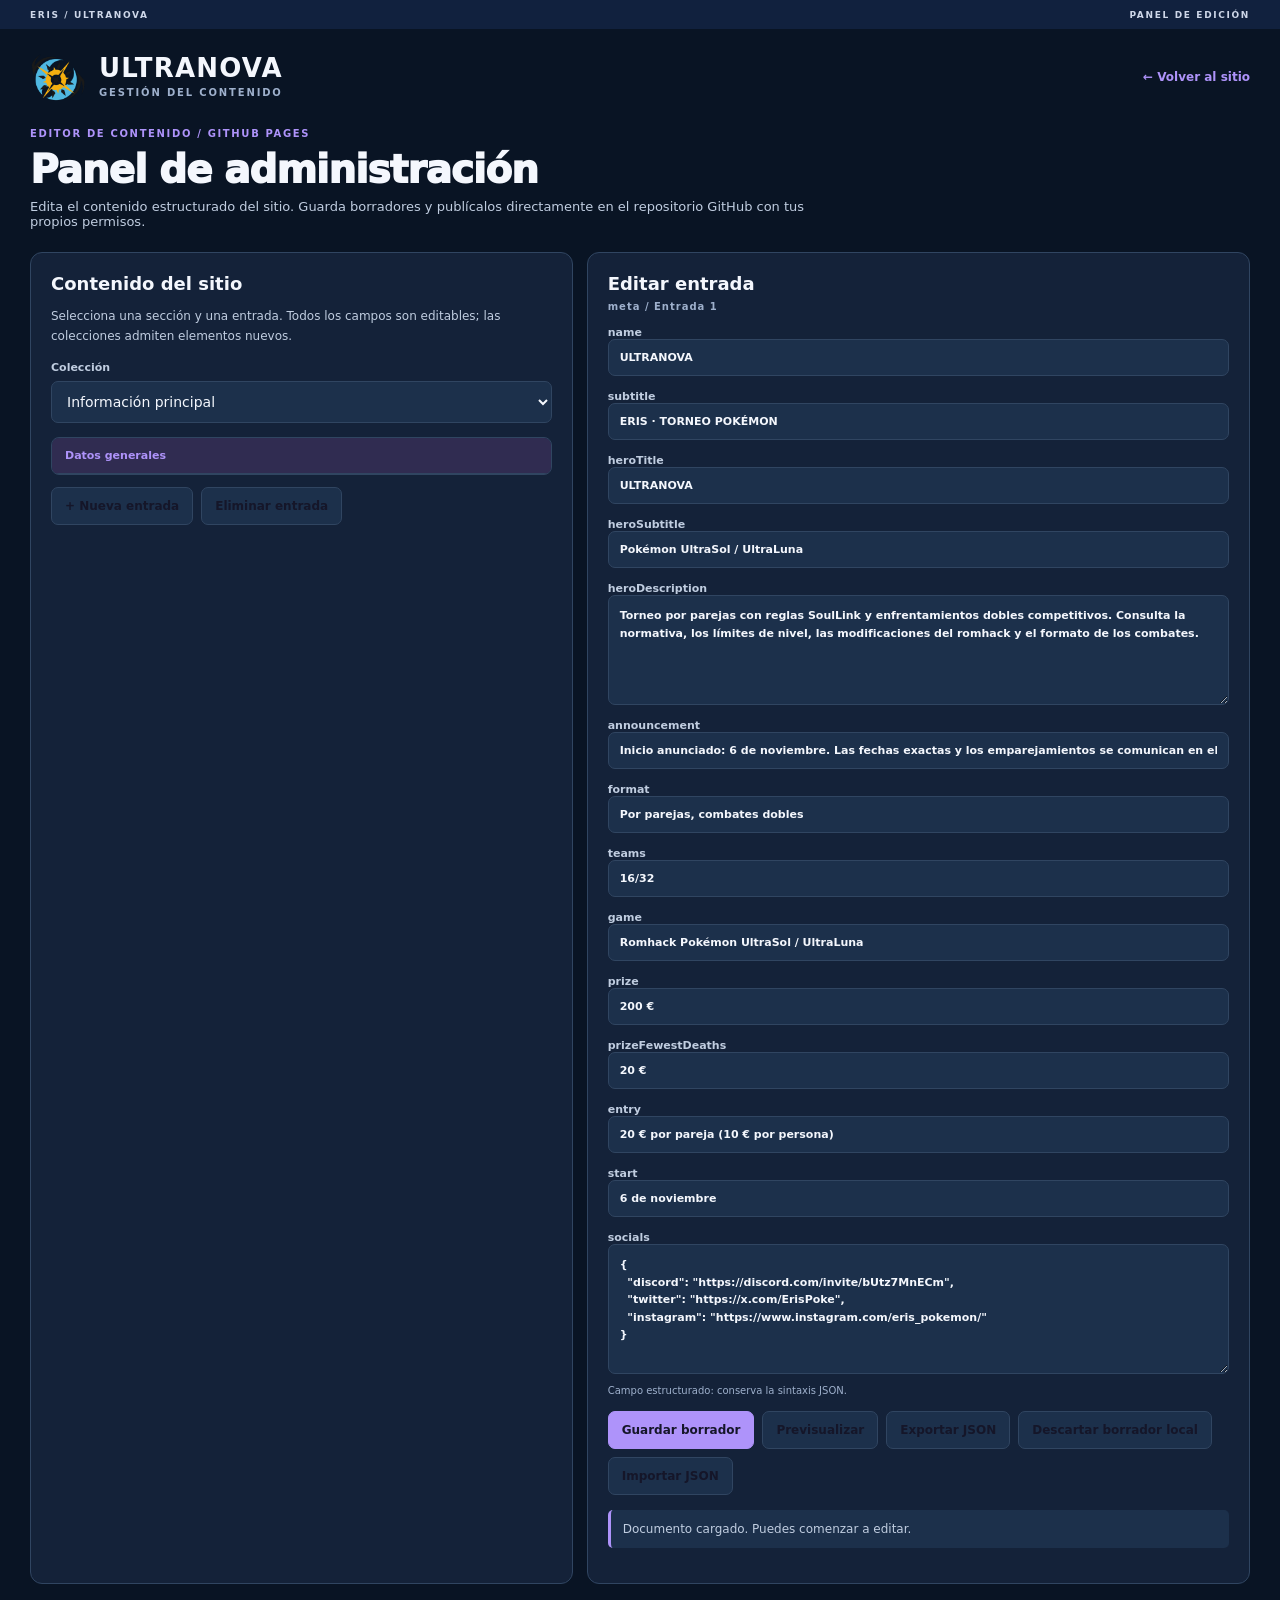
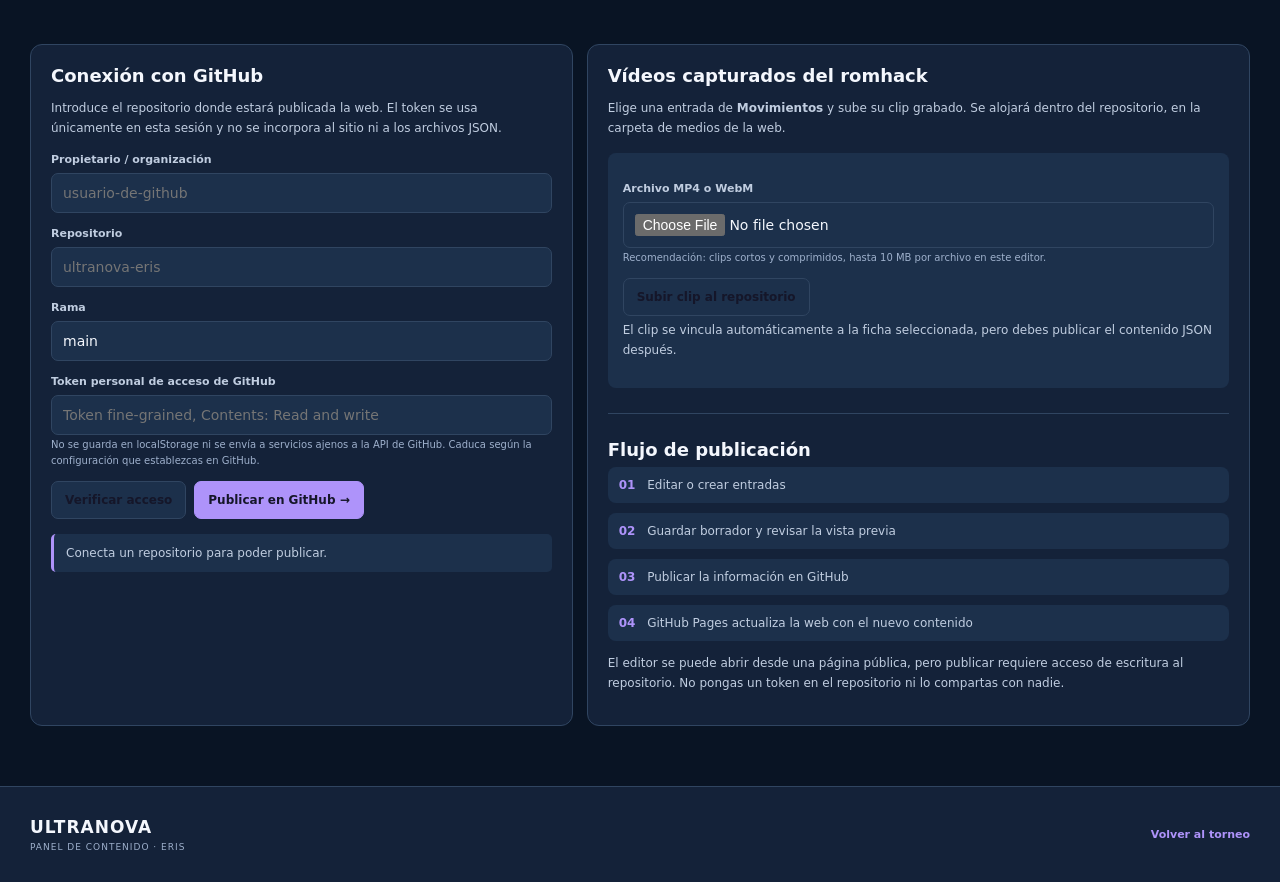
<file: admin.html>
<!doctype html><html lang="es"><head><meta charset="utf-8"><meta name="viewport" content="width=device-width,initial-scale=1"><meta name="robots" content="noindex,nofollow"><title>Editor · Ultranova Eris</title><link rel="icon" type="image/png" href="assets/logo-ultranova.png?v=1.1.4"><link rel="stylesheet" href="css/site.css?v=1.1.4"><script type="module" src="js/admin.js?v=1.1.5"></script></head>
<body data-theme="ultraluna"><div class="topline"><span>ERIS / ULTRANOVA</span><span>PANEL DE EDICIÓN</span></div><header class="shell admin-header"><div class="brand"><img src="assets/logo-ultranova.png" alt="" class="brand-logo" width="56" height="56" decoding="async"><span><strong>ULTRANOVA</strong><small>GESTIÓN DEL CONTENIDO</small></span></div><a href="index.html">← Volver al sitio</a></header>
<main class="shell">
 <div class="page-title"><small>EDITOR DE CONTENIDO / GITHUB PAGES</small><h1>Panel de administración</h1><p>Edita el contenido estructurado del sitio. Guarda borradores y publícalos directamente en el repositorio GitHub con tus propios permisos.</p></div>
 <div class="admin-grid">
  <section class="admin-card"><h2>Contenido del sitio</h2><p>Selecciona una sección y una entrada. Todos los campos son editables; las colecciones admiten elementos nuevos.</p>
   <div class="field"><label for="admin-collection">Colección</label><select id="admin-collection"></select></div>
   <div class="admin-list" id="admin-items" aria-label="Entradas de la colección"></div>
   <div class="admin-actions" style="margin-top:12px"><button type="button" id="admin-add" class="secondary">+ Nueva entrada</button><button type="button" id="admin-delete" class="secondary admin-danger">Eliminar entrada</button></div>
  </section>
  <section class="admin-card"><div class="u3-ed-head"><h2>Editar entrada</h2><div class="admin-subtitle" id="admin-current">SIN SELECCIÓN</div></div><div id="admin-fields"></div><div class="admin-actions"><button type="button" id="admin-save">Guardar borrador</button><button type="button" id="admin-preview" class="secondary">Previsualizar</button><button type="button" id="admin-export" class="secondary">Exportar JSON</button><button type="button" id="admin-reset-draft" class="secondary admin-danger">Descartar borrador local</button><button type="button" id="admin-import" class="secondary">Importar JSON</button><input id="admin-import-file" type="file" accept=".json,application/json" hidden></div><div class="admin-status" id="admin-draft-status" role="status">Cargando contenido...</div></section>
 </div>
 <div class="admin-grid" style="margin-top:0">
  <section class="admin-card"><h2>Conexión con GitHub</h2><p>Introduce el repositorio donde estará publicada la web. El token se usa únicamente en esta sesión y no se incorpora al sitio ni a los archivos JSON.</p>
   <div class="field"><label for="repo-owner">Propietario / organización</label><input id="repo-owner" type="text" autocomplete="off" placeholder="usuario-de-github"></div>
   <div class="field"><label for="repo-name">Repositorio</label><input id="repo-name" type="text" autocomplete="off" placeholder="ultranova-eris"></div>
   <div class="field"><label for="repo-branch">Rama</label><input id="repo-branch" type="text" autocomplete="off" value="main"></div>
   <div class="field"><label for="github-token">Token personal de acceso de GitHub</label><input id="github-token" type="password" autocomplete="off" placeholder="Token fine-grained, Contents: Read and write"><small>No se guarda en localStorage ni se envía a servicios ajenos a la API de GitHub. Caduca según la configuración que establezcas en GitHub.</small></div>
   <div class="admin-actions"><button id="github-verify" class="secondary" type="button">Verificar acceso</button><button id="github-publish" type="button">Publicar en GitHub →</button></div>
   <div class="admin-status" id="github-status" role="status">Conecta un repositorio para poder publicar.</div>
  </section>
  <section class="admin-card"><h2>Vídeos capturados del romhack</h2><p>Elige una entrada de <strong>Movimientos</strong> y sube su clip grabado. Se alojará dentro del repositorio, en la carpeta de medios de la web.</p>
   <div class="admin-video"><div class="field"><label for="video-file">Archivo MP4 o WebM</label><input type="file" id="video-file" accept="video/mp4,video/webm,.mp4,.webm"><small>Recomendación: clips cortos y comprimidos, hasta 10 MB por archivo en este editor.</small></div><div class="admin-actions"><button id="video-upload" type="button" class="secondary">Subir clip al repositorio</button></div><p id="video-status" role="status">El clip se vincula automáticamente a la ficha seleccionada, pero debes publicar el contenido JSON después.</p></div>
   <hr class="admin-divider"><h2>Flujo de publicación</h2><div class="admin-steps"><div><b>01</b> Editar o crear entradas</div><div><b>02</b> Guardar borrador y revisar la vista previa</div><div><b>03</b> Publicar la información en GitHub</div><div><b>04</b> GitHub Pages actualiza la web con el nuevo contenido</div></div><p class="admin-tip">El editor se puede abrir desde una página pública, pero publicar requiere acceso de escritura al repositorio. No pongas un token en el repositorio ni lo compartas con nadie.</p>
  </section>
 </div>
</main><footer class="footer"><div class="shell footer-inner"><div><strong>ULTRANOVA</strong><small>PANEL DE CONTENIDO · ERIS</small></div><a href="index.html" class="footer-admin">Volver al torneo</a></div></footer>
</body></html>
</file>
<file: css/site.css>
:root{color-scheme:light;font-family:Inter,'Segoe UI',system-ui,-apple-system,sans-serif;font-size:14px;scroll-behavior:smooth}
*{box-sizing:border-box}body{--bg:#f2f5fa;--paper:#fff;--panel:#fff;--panel-2:#eaf0f8;--ink:#192947;--ink-soft:#50627d;--faint:#6e8099;--line:#d8e1ed;--primary:#c85e27;--primary-quiet:#fbeee5;--hero-start:#263c65;--hero-end:#a94f31;--hero-glow:#f6b67b;--button-ink:#172742;--sea:#a9dce5;--island:#4d9975;--alt:#287d8d;--shadow:0 6px 25px #203a590b;--video:#11233f;background:var(--bg);color:var(--ink);margin:0;min-height:100vh;transition:background .2s,color .2s}
body[data-theme=ultraluna]{color-scheme:dark;--bg:#091424;--paper:#142239;--panel:#142239;--panel-2:#1c304b;--ink:#f4f7fd;--ink-soft:#c0cde0;--faint:#9eb0cc;--line:#304561;--primary:#ae93fa;--primary-quiet:#302c51;--hero-start:#121b38;--hero-end:#432b75;--hero-glow:#ab9ced;--button-ink:#151629;--sea:#1c4667;--island:#587fa0;--alt:#7dcddb;--shadow:0 8px 24px #0002;--video:#080e20}
a{color:inherit}button,input,select,textarea{font:inherit}button{cursor:pointer}input,textarea,select{color:var(--ink)}img{max-width:100%}*:focus-visible{outline:3px solid var(--primary);outline-offset:3px}.shell{width:min(1220px,calc(100% - 44px));margin-inline:auto}.skip-link{position:absolute;top:-90px;left:12px;background:var(--paper);padding:12px;z-index:30}.skip-link:focus{top:12px}.topline{height:29px;background:#11213e;color:#ced7e9;display:flex;justify-content:space-between;align-items:center;padding:0 max(22px,calc((100% - 1220px)/2));font-size:9px;letter-spacing:1.65px;font-weight:800}.masthead{display:flex;align-items:center;justify-content:space-between;gap:20px;min-height:91px}.brand{display:flex;align-items:center;gap:13px;text-decoration:none}.brand strong{display:block;font-size:26px;line-height:1.05;letter-spacing:1.2px;font-weight:900}.brand small{display:block;color:var(--faint);font-size:10px;letter-spacing:1.85px;margin-top:4px;font-weight:800}.brand-symbol{display:grid;place-items:center;height:48px;width:48px;border:3px solid var(--primary);border-radius:14px 5px 14px 5px;transform:rotate(-10deg)}.brand-symbol:before,.brand-symbol:after{content:"";position:absolute;border:2px solid var(--primary);border-radius:50%;height:29px;width:29px}.brand-symbol:after{height:13px;width:13px;background:var(--primary)}.brand-symbol i{width:5px;height:5px;border-radius:50%;z-index:1;background:var(--paper)}.theme-switch{display:flex;gap:3px;border:1px solid var(--line);background:var(--panel-2);padding:4px;border-radius:10px}.theme-switch button{border:1px solid transparent;border-radius:7px;background:none;color:var(--ink-soft);font-weight:800;font-size:12px;padding:10px 12px;display:flex;align-items:center;gap:9px}.theme-switch button[aria-pressed=true]{background:var(--panel);border-color:var(--line);box-shadow:var(--shadow);color:var(--ink)}.sun-symbol,.moon-symbol{display:inline-block;width:15px;height:15px;border-radius:50%}.sun-symbol{background:#f2a040;box-shadow:0 0 0 3px #f2a04044}.moon-symbol{background:#9caef1;position:relative;overflow:hidden}.moon-symbol:after{content:"";position:absolute;border-radius:50%;top:-3px;left:6px;width:15px;height:15px;background:var(--panel-2)}.main-nav{background:var(--paper);border-block:1px solid var(--line);position:sticky;top:0;z-index:10}.nav-scroll{display:flex;align-items:stretch;gap:3px;overflow-x:auto;scrollbar-width:thin}.nav-scroll a{white-space:nowrap;padding:14px 12px;border-bottom:3px solid transparent;text-decoration:none;color:var(--ink-soft);font-size:11px;font-weight:800}.nav-scroll a:hover,.nav-scroll a.active{border-bottom-color:var(--primary);color:var(--primary);background:var(--primary-quiet)}main{min-height:75vh}.loading{padding:80px 0;color:var(--ink-soft);font-weight:700}.page{display:none;padding:29px 0 60px}.page.active{display:block}.hero{border-radius:15px;overflow:hidden;min-height:348px;display:grid;grid-template-columns:61% 39%;position:relative;background:linear-gradient(110deg,var(--hero-start),var(--hero-end));color:white}.hero-copy{padding:38px 20px 54px 38px;z-index:2}.kicker{font-size:10px;letter-spacing:2px;font-weight:850;color:var(--primary)}.kicker.light{color:#ffe1b9;display:flex;gap:12px;align-items:center}body[data-theme=ultraluna] .kicker.light{color:#dcd0ff}.short-line{height:2px;width:22px;background:currentColor}.hero h1{font-weight:950;color:#fff;letter-spacing:-2.8px;font-size:clamp(45px,6vw,75px);line-height:1.13;margin:15px 0 0}.hero-subtitle{font-size:16px;font-weight:700;color:#ffe0bc;margin:2px 0 19px}body[data-theme=ultraluna] .hero-subtitle{color:#ded7ff}.hero-copy>p{max-width:540px;color:#e8edfb;font-size:13px;line-height:1.85;margin:0 0 23px}.actions{display:flex;gap:10px;flex-wrap:wrap}.button{display:inline-flex;align-items:center;gap:18px;justify-content:center;font-size:12px;font-weight:850;text-decoration:none;padding:12px 16px;border-radius:7px}.button-gold{background:var(--hero-glow);color:var(--button-ink);border:1px solid #ffffff55}.button-outline{color:white;border:1px solid #ffffff8c;background:#ffffff0a}.hero-art{display:grid;place-items:center;position:relative;isolation:isolate;min-height:276px}.hero-rings{width:265px;height:265px;background:radial-gradient(circle,var(--hero-glow) 0%,transparent 67%);opacity:.52;border-radius:50%;box-shadow:0 0 0 32px #ffffff10,0 0 0 75px #ffffff06;position:absolute}.hero-art img{height:275px;width:275px;object-fit:contain;position:relative;filter:drop-shadow(0 13px 12px #0005)}.edition-label{position:absolute;bottom:55px;right:25px;color:white;border:1px solid #ffffff50;background:#10223dcc;padding:8px 12px;border-radius:4px;font-size:9px;font-weight:850;letter-spacing:1.3px}.hero-foot{position:absolute;bottom:0;left:0;right:0;padding:11px 24px;display:flex;justify-content:space-between;gap:10px;background:#08182a50;color:#e7ebf5;font-size:9px;letter-spacing:1.1px;font-weight:750}.metrics{display:grid;grid-template-columns:repeat(5,minmax(0,1fr));gap:11px;margin:18px 0 32px}.metric{background:var(--panel);border:1px solid var(--line);border-top:3px solid var(--primary);border-radius:9px;padding:17px 15px;box-shadow:var(--shadow)}.metric small,.metric span{display:block;color:var(--faint);font-size:10px}.metric small{font-size:9px;font-weight:850;letter-spacing:.5px}.metric strong{display:block;color:var(--ink);font-size:24px;font-weight:950;line-height:1.45}.section-title{display:flex;align-items:end;justify-content:space-between;gap:12px;margin:25px 0 16px}.section-title small,.page-title small,.eyebrow,.social-callout small,.source-panel small{color:var(--primary);font-size:10px;letter-spacing:1.65px;font-weight:900}.section-title h2{font-size:26px;margin:5px 0 0;line-height:1.25}.section-title>span{color:var(--faint);font-size:11px}.feature-grid{display:grid;grid-template-columns:repeat(4,minmax(0,1fr));gap:12px}.feature-card{min-height:229px;display:flex;flex-direction:column;align-items:start;background:var(--panel);border:1px solid var(--line);border-radius:11px;padding:18px;text-decoration:none;box-shadow:var(--shadow);transition:transform .15s,border-color .15s}.feature-card:hover{transform:translateY(-3px);border-color:var(--primary)}.feature-card .card-no{width:100%;display:flex;justify-content:space-between;color:var(--faint);font-size:10px;font-weight:900}.feature-card .card-no b{font-size:17px}.feature-card .feature-icon{width:41px;height:41px;border-radius:8px;display:grid;place-items:center;background:var(--primary-quiet);color:var(--primary);margin:14px 0 11px}.feature-icon svg{width:24px;height:24px;fill:none;stroke:currentColor;stroke-width:1.7;stroke-linecap:round;stroke-linejoin:round}.feature-card h3{font-size:16px;margin:0 0 7px}.feature-card p{font-size:12px;color:var(--ink-soft);line-height:1.65;margin:0 0 14px}.feature-card>strong{color:var(--primary);font-size:11px;margin-top:auto}.social-callout,.source-panel{background:var(--panel);border:1px solid var(--line);border-radius:12px;padding:22px;margin-top:23px;display:flex;justify-content:space-between;align-items:center;gap:20px}.social-callout h3,.source-panel h3{font-size:18px;margin:6px 0}.social-callout p,.source-panel p{font-size:12px;color:var(--ink-soft);margin:0;max-width:530px}.social-buttons,.source-links{display:flex;flex-wrap:wrap;justify-content:flex-end;gap:8px}.social-buttons a,.source-links a{border:1px solid var(--line);background:var(--panel-2);padding:11px 12px;border-radius:6px;text-decoration:none;font-size:11px;font-weight:850;white-space:nowrap}.social-buttons a:hover,.source-links a:hover{color:var(--primary)}.page-title{margin-bottom:23px}.page-title h1{font-size:clamp(29px,4vw,39px);font-weight:950;letter-spacing:-1px;margin:7px 0}.page-title p{color:var(--ink-soft);font-size:13px;margin:5px 0;max-width:790px}.searchbar{display:flex;align-items:center;gap:10px;border:1px solid var(--line);border-radius:9px;background:var(--panel);padding:0 15px}.searchbar svg{width:18px;height:18px;fill:none;stroke:var(--faint);stroke-width:1.8;stroke-linecap:round}.searchbar input{background:transparent;outline:0;border:0;min-width:0;width:100%;padding:15px 0;color:var(--ink);font-size:12px}.searchbar input::placeholder{color:var(--faint)}.filters{display:flex;gap:8px;overflow-x:auto;scrollbar-width:thin;margin:17px 0}.filters button{white-space:nowrap;font-size:11px;font-weight:850;border:1px solid var(--line);background:var(--panel);padding:10px 13px;border-radius:7px;color:var(--ink-soft)}.filters button.active{background:var(--primary-quiet);color:var(--primary);border-color:var(--primary)}.result-meta{font-size:11px;color:var(--faint);margin:13px 0}.item-grid{display:grid;grid-template-columns:repeat(2,minmax(0,1fr));gap:10px}.info-card{background:var(--panel);border:1px solid var(--line);border-radius:10px;padding:17px;box-shadow:var(--shadow);min-width:0}.info-card h3{font-size:16px;margin:6px 0 7px}.info-card p{font-size:12px;color:var(--ink-soft);margin:0 0 12px;line-height:1.7;white-space:pre-line;overflow-wrap:anywhere}.card-source{display:block;color:var(--faint);font-size:10px;line-height:1.45}.card-type{display:inline-block;color:var(--alt);background:var(--panel-2);padding:5px 9px;border-radius:5px;font-size:10px;font-weight:850}.content-note{margin:18px 0;background:var(--panel-2);color:var(--ink-soft);padding:16px;border-left:3px solid var(--primary);border-radius:3px 8px 8px 3px;font-size:12px}.map-layout{display:grid;grid-template-columns:1.08fr .92fr;gap:13px}.map-scene{min-height:404px;background:radial-gradient(circle at 50% 30%,#ffffff26,transparent 45%),var(--sea);border:1px solid var(--line);border-radius:13px;position:relative;overflow:hidden}.map-label{position:absolute;top:18px;left:20px;color:var(--ink);font-size:11px;font-weight:900;letter-spacing:2px}.map-arc{border-radius:50%;border:1px solid #ffffff70;position:absolute;pointer-events:none}.arc-one{width:430px;height:240px;transform:rotate(-12deg);top:61px;left:20px}.arc-two{width:260px;height:370px;transform:rotate(36deg);left:70px;top:9px}.island{position:absolute;width:141px;height:103px;background:transparent;color:white;text-shadow:0 1px 3px #194d54;border:0;display:flex;align-items:center;justify-content:center;flex-direction:column;isolation:isolate;transition:transform .2s}.island:hover,.island.selected{transform:scale(1.09)}.island-shape{inset:5px 5px;position:absolute;z-index:-1;background:var(--island);border:6px solid #f1e4bc;border-radius:40% 55% 43% 50%;transform:rotate(-14deg);box-shadow:0 7px 0 #18334f30}.island.selected .island-shape{border-color:var(--hero-glow);box-shadow:0 0 0 4px #e0ac7030,0 7px 0 #18334f30}.island strong{font-size:12px;letter-spacing:.6px}.island small{font-weight:900;font-size:10px}.i-melemele{top:18%;left:9%}.i-akala{top:20%;right:9%}.i-ula{bottom:13%;left:18%}.i-poni{bottom:13%;right:10%}.map-bottom{position:absolute;bottom:0;left:0;right:0;text-align:center;background:#102f4eb3;color:white;padding:9px;font-size:10px;letter-spacing:1px;font-weight:800}.map-detail{background:var(--panel);border:1px solid var(--line);border-radius:13px;padding:21px;max-height:404px;overflow-y:auto}.map-detail h2{font-size:25px;margin:5px 0}.map-detail>p{color:var(--ink-soft);font-size:12px}.stage{display:flex;align-items:center;gap:10px;padding:11px 0;border-top:1px solid var(--line)}.stage .num{color:var(--faint);width:25px;flex-shrink:0;font-size:10px}.stage .name{font-size:12px;font-weight:750;flex:1}.stage .level{color:var(--primary);background:var(--primary-quiet);padding:5px 7px;border-radius:5px;font-size:11px;white-space:nowrap;font-weight:900}.stage input{width:15px;height:15px;accent-color:var(--primary);cursor:pointer}.progress-strip{background:var(--panel);border:1px solid var(--line);border-radius:10px;padding:15px 20px;display:flex;align-items:center;gap:20px;margin:15px 0}.progress-strip>div:first-child{min-width:175px}.progress-strip small,.progress-strip strong{display:block}.progress-strip small{font-size:9px;color:var(--primary);font-weight:850}.progress-strip strong{font-size:13px}.progress-track{flex:1;background:var(--panel-2);border-radius:99px;height:9px;overflow:hidden}.progress-track span{display:block;height:100%;width:0;background:var(--primary);transition:width .2s}.text-button{background:transparent;border:0;color:var(--primary);font-size:11px;font-weight:800}.two-columns{display:grid;grid-template-columns:repeat(2,1fr);gap:10px}.two-columns .info-card{padding:20px}.soullink-scene{display:flex;align-items:center;justify-content:center;gap:18px;background:var(--panel-2);border:1px solid var(--line);padding:25px;border-radius:12px}.trainer-panel{width:205px;max-width:35%;text-align:center;background:var(--panel);border:1px solid var(--line);border-radius:11px;padding:14px;box-shadow:var(--shadow)}.trainer-panel>small{display:block;font-size:10px;font-weight:900;letter-spacing:1px;color:var(--primary)}.trainer-panel img{height:160px;object-fit:contain;width:100%}.trainer-panel h3{font-size:18px;margin:4px 0}.trainer-panel>span{font-size:9px;color:var(--ink-soft);font-weight:850}.link-center{flex:1;max-width:170px;text-align:center}.link-graphic{height:3px;background:var(--alt);position:relative;margin-bottom:20px}.link-graphic span{width:19px;height:19px;border-radius:50%;position:absolute;top:-8px;left:calc(50% - 9px);background:var(--alt);border:4px solid var(--panel-2);box-shadow:0 0 0 2px var(--alt)}.link-center strong,.link-center small{display:block;font-size:10px;font-weight:850;color:var(--alt)}.link-center small{color:var(--faint)}.soul-explanation{margin-top:12px;border:1px solid var(--line);background:var(--panel);border-radius:10px;padding:20px}.soul-explanation small{color:var(--primary);font-size:10px;font-weight:850}.soul-explanation h2{font-size:21px;margin:6px 0}.soul-explanation p{color:var(--ink-soft);font-size:12px;margin:0}.move-card{display:flex;flex-direction:column;min-height:178px}.move-header{display:flex;align-items:center;justify-content:space-between;gap:10px}.move-header small{font-size:10px;font-weight:800;color:var(--faint)}.move-meta{border-top:1px solid var(--line);padding-top:12px;margin-top:auto;display:flex;justify-content:space-between;align-items:center;gap:8px}.move-meta span{font-size:10px;color:var(--faint);font-weight:800}.move-meta button{background:var(--primary-quiet);border:1px solid var(--line);color:var(--primary);border-radius:6px;font-size:10px;font-weight:850;padding:9px 11px}.evo-grid{display:grid;grid-template-columns:repeat(2,1fr);gap:10px;margin:14px 0}.evo-card{background:var(--panel);border:1px solid var(--line);border-radius:9px;padding:12px;display:flex;align-items:center;gap:10px;min-height:108px}.evo-mon{text-align:center;width:95px;flex:0 0 95px}.evo-mon img{height:67px;width:78px;object-fit:contain;display:block;margin:auto}.evo-mon small{display:block;font-size:10px;font-weight:800;line-height:1.3}.evo-arrow{color:var(--primary);font-size:17px;font-weight:950}.evo-method{border-left:1px solid var(--line);padding-left:8px;margin-left:auto;min-width:0}.evo-method small{display:block;color:var(--faint);font-size:9px}.evo-method strong{display:block;font-size:11px;line-height:1.45}.pokemon-panel{background:var(--panel);border:1px solid var(--line);display:grid;grid-template-columns:.85fr 1.15fr;border-radius:12px;overflow:hidden}.pokemon-art{min-height:330px;background:radial-gradient(circle,var(--primary-quiet),var(--panel-2));display:flex;align-items:center;justify-content:center;flex-direction:column;padding:20px}.pokemon-art img{height:255px;object-fit:contain;max-width:90%}.pokemon-art small{font-size:10px;color:var(--ink-soft)}.pokemon-stats{padding:25px}.pokemon-stats>small{font-size:10px;font-weight:850;color:var(--primary)}.pokemon-stats h2{font-size:25px}.pokemon-stats h2 span{font-size:12px;color:var(--primary);margin-left:10px}.stat-bar{display:flex;align-items:center;gap:10px;margin:11px 0}.stat-bar .stat-name{width:108px;color:var(--ink-soft);font-size:11px;flex-shrink:0}.stat-bar .track{height:9px;border-radius:99px;overflow:hidden;background:var(--panel-2);flex:1}.stat-bar .track span{height:100%;background:var(--alt);display:block}.stat-bar b{font-size:11px;width:28px;text-align:right}.battle-metrics{display:grid;grid-template-columns:repeat(4,1fr);gap:10px}.battle-metrics>div{background:var(--panel);border:1px solid var(--line);border-radius:10px;padding:18px;text-align:center}.battle-metrics strong{display:block;font-size:26px;font-weight:950;color:var(--primary)}.battle-metrics small{font-size:10px;font-weight:850;color:var(--faint)}.battle-panel{display:flex;gap:20px;align-items:center;justify-content:space-between;background:linear-gradient(110deg,var(--hero-start),var(--hero-end));border-radius:12px;color:white;padding:25px}.battle-panel>div:first-child{flex:1;max-width:570px}.battle-panel h2{font-size:23px;color:white;margin:8px 0}.battle-panel p{font-size:12px;color:#e8edfb}.battle-panel small{color:#f9d7b0;font-size:10px;font-weight:900}.battle-selection{display:flex;gap:10px;align-items:center}.battle-selection>div{border:1px solid #ffffff60;border-radius:8px;padding:15px;text-align:center;background:#ffffff15}.battle-selection strong{display:block;font-size:36px}.battle-selection>span{font-size:24px}.guide-list{display:grid;gap:12px}.guide{border:1px solid var(--line);border-radius:11px;background:var(--panel);overflow:hidden}.guide>summary{list-style:none;cursor:pointer;padding:18px 21px;display:flex;align-items:center;justify-content:space-between;gap:12px}.guide>summary::-webkit-details-marker{display:none}.guide>summary strong{font-size:16px}.guide>summary span{font-size:20px;color:var(--primary)}.guide[open]>summary span{transform:rotate(45deg)}.guide-content{padding:0 22px 22px}.guide-content>p{font-size:12px;color:var(--ink-soft)}.guide-flex{display:grid;grid-template-columns:1fr 0.85fr;gap:20px}.guide-flex.no-image{display:block}.guide-steps{margin:10px 0 0;padding:0;list-style:none;counter-reset:guide}.guide-steps li{counter-increment:guide;display:flex;gap:12px;align-items:flex-start;padding:11px 0;border-top:1px solid var(--line);font-size:12px;color:var(--ink-soft)}.guide-steps li:before{content:counter(guide,decimal-leading-zero);background:var(--primary-quiet);color:var(--primary);padding:5px 6px;border-radius:5px;font-size:10px;font-weight:900}.guide-image{width:100%;object-fit:contain;align-self:start;border:1px solid var(--line);border-radius:8px}.guide-links{display:flex;gap:8px;flex-wrap:wrap;margin:18px 0}.guide-links a{font-size:11px;border:1px solid var(--line);padding:9px 12px;border-radius:6px;text-decoration:none;color:var(--primary);font-weight:850;overflow-wrap:anywhere}.inline-action{display:inline-block;color:var(--primary);font-weight:850;font-size:12px;margin-top:20px}.footer{background:var(--paper);border-top:1px solid var(--line)}.footer-inner{display:flex;justify-content:space-between;align-items:center;gap:15px;min-height:95px;padding-block:15px}.footer-inner strong{display:block;font-size:17px;letter-spacing:1px}.footer-inner small{font-size:9px;color:var(--faint);letter-spacing:1px}.footer-links{display:flex;gap:16px;flex-wrap:wrap}.footer-links a,.footer-admin{color:var(--ink-soft);font-size:11px;font-weight:850;text-decoration:none}.footer-admin{color:var(--primary)}.video-dialog{width:min(600px,calc(100% - 24px));padding:0;background:var(--panel);border:1px solid var(--line);color:var(--ink);border-radius:12px;box-shadow:0 30px 95px #0006}.video-dialog::backdrop{background:#06101bd9}.dialog-heading{display:flex;align-items:center;justify-content:space-between;padding:20px;gap:10px}.dialog-heading small{color:var(--primary);font-size:10px;font-weight:800}.dialog-heading h2{font-size:22px;margin:5px 0}.dialog-heading button{border:1px solid var(--line);background:var(--panel-2);height:36px;width:36px;border-radius:7px;color:var(--ink);font-size:22px}.video-dialog video{display:block;background:var(--video);width:100%;max-height:365px}.video-pending{min-height:245px;background:var(--video);color:#dbe7fa;display:flex;align-items:center;justify-content:center;flex-direction:column;gap:11px;text-align:center;padding:25px}.video-pending svg{fill:none;stroke:currentColor;stroke-width:1.5;width:56px;height:56px}.video-pending strong{font-size:12px;letter-spacing:1px}.video-pending span{font-size:11px;color:#b0c2df}.video-dialog>p{padding:18px 20px 22px;font-size:12px;color:var(--ink-soft)}
/* Editor */
.admin-header{min-height:95px;display:flex;justify-content:space-between;align-items:center;gap:20px}.admin-header a{text-decoration:none;color:var(--primary);font-size:12px;font-weight:850}.admin-grid{display:grid;grid-template-columns:.9fr 1.1fr;gap:14px;margin:20px 0 60px}.admin-card{border:1px solid var(--line);background:var(--panel);border-radius:12px;padding:20px;min-width:0}.admin-card h2{font-size:18px;margin:0 0 7px}.admin-card p{font-size:12px;color:var(--ink-soft);line-height:1.7}.field{margin:14px 0}.field label{display:block;font-size:11px;font-weight:850;margin-bottom:7px;color:var(--ink-soft)}.field input,.field select,.field textarea{display:block;width:100%;background:var(--panel-2);border:1px solid var(--line);border-radius:7px;padding:11px;color:var(--ink);min-width:0}.field textarea{min-height:160px;resize:vertical;line-height:1.6}.field small{color:var(--faint);font-size:10px}.admin-actions{display:flex;flex-wrap:wrap;gap:8px}.admin-actions button,.admin-actions a{padding:11px 13px;border-radius:7px;background:var(--primary);color:var(--paper);font-size:12px;font-weight:850;text-decoration:none;border:1px solid var(--primary)}body[data-theme=ultraluna] .admin-actions button,body[data-theme=ultraluna] .admin-actions a{color:#151629}.admin-actions button.secondary{background:var(--panel-2);color:var(--ink);border-color:var(--line)}.admin-status{font-size:12px;border-left:3px solid var(--primary);background:var(--panel-2);border-radius:5px;padding:12px;margin:15px 0;color:var(--ink-soft);white-space:pre-wrap;overflow-wrap:anywhere}.admin-list{border:1px solid var(--line);background:var(--panel-2);border-radius:8px;max-height:255px;overflow-y:auto}.admin-list button{display:block;width:100%;padding:11px 13px;background:transparent;border:0;border-bottom:1px solid var(--line);color:var(--ink-soft);text-align:left;font-size:11px}.admin-list button.active{background:var(--primary-quiet);color:var(--primary);font-weight:850}.admin-subtitle{font-size:10px;color:var(--faint);font-weight:850;letter-spacing:1px}.admin-steps{display:grid;gap:10px}.admin-steps>div{padding:11px;background:var(--panel-2);border-radius:8px;font-size:12px;color:var(--ink-soft)}.admin-steps b{color:var(--primary);margin-right:8px}.admin-tip{font-size:11px;color:var(--ink-soft);line-height:1.7}.admin-tip code{font-size:11px;overflow-wrap:anywhere}.admin-video{margin-top:14px;padding:15px;background:var(--panel-2);border-radius:8px}.admin-video input{width:100%;color:var(--ink)}.admin-video p{margin:4px 0 12px}.admin-divider{margin:25px 0;border:0;border-top:1px solid var(--line)}.admin-danger{color:#b94b40}.mono{font-family:ui-monospace,Consolas,monospace;font-size:11px;overflow-wrap:anywhere}.sr-only{position:absolute;clip:rect(0 0 0 0);width:1px;height:1px;overflow:hidden} .empty{padding:28px;color:var(--faint);font-size:12px;grid-column:1/-1}
@media(max-width:850px){.metrics{grid-template-columns:repeat(3,1fr)}.feature-grid{grid-template-columns:repeat(2,1fr)}.map-layout,.admin-grid{grid-template-columns:1fr}.map-detail{max-height:none}.hero{grid-template-columns:1fr .8fr}.hero-copy{padding-left:22px}.hero-art img{height:220px}.social-callout,.source-panel{align-items:flex-start;flex-direction:column}.social-buttons,.source-links{justify-content:flex-start}.guide-flex{grid-template-columns:1fr}}
@media(max-width:600px){.shell{width:min(100% - 26px,1220px)}.topline{padding:0 13px;font-size:8px}.masthead{min-height:78px;gap:6px}.brand strong{font-size:18px}.brand small{font-size:8px}.brand-symbol{height:34px;width:34px;flex-shrink:0;border-width:2px}.brand-symbol:before{height:22px;width:22px}.brand-symbol:after{height:10px;width:10px}.theme-switch button{font-size:10px;padding:8px 6px;gap:6px}.nav-scroll a{padding:12px 10px}.page{padding:15px 0 43px}.hero{display:flex;flex-direction:column}.hero-copy{padding:28px 20px 0}.hero h1{font-size:clamp(42px,11vw,59px)}.hero-subtitle{font-size:14px}.hero-art{min-height:183px}.hero-art img{height:197px}.hero-rings{height:185px;width:185px}.edition-label{bottom:20px;right:18px}.hero-foot{position:relative;padding:9px 12px;font-size:8px;letter-spacing:.3px}.metrics{grid-template-columns:repeat(2,1fr);gap:8px}.metric{padding:11px}.metric strong{font-size:21px}.feature-grid{gap:9px}.feature-card{padding:13px;min-height:214px}.feature-card h3{font-size:14px}.section-title h2{font-size:23px}.section-title>span{display:none}.page-title h1{font-size:29px}.item-grid,.evo-grid,.two-columns{grid-template-columns:1fr}.map-scene{min-height:355px}.island{width:116px;height:86px}.i-melemele{left:5%}.i-akala{right:5%}.i-ula{left:9%}.i-poni{right:4%}.progress-strip{gap:10px;flex-wrap:wrap}.progress-track{min-width:90px}.soullink-scene{gap:6px;padding:13px 5px}.trainer-panel{padding:9px 4px}.trainer-panel img{height:100px}.trainer-panel h3{font-size:15px}.trainer-panel>span{font-size:8px}.link-center{min-width:57px}.link-center strong{font-size:9px}.pokemon-panel{grid-template-columns:1fr}.pokemon-art{min-height:220px}.pokemon-art img{height:190px}.battle-metrics{grid-template-columns:repeat(2,1fr)}.battle-panel{display:block}.battle-selection{justify-content:center;margin-top:18px}.battle-selection>div{padding:10px}.footer-inner{flex-wrap:wrap}.footer-links{gap:12px}.evo-mon{width:78px;flex-basis:78px}.evo-mon img{width:64px;height:55px}.evo-card{gap:5px}.admin-header{min-height:80px}}
@media(prefers-reduced-motion:reduce){*,*:before,*:after{transition:none!important;animation:none!important;scroll-behavior:auto!important}}

.preview-banner{padding:11px 20px;text-align:center;background:#efdba2;color:#5e451a;font-size:11px;font-weight:800}.preview-banner[hidden]{display:none}.preview-banner a{margin-left:10px;text-decoration:underline}

.admin-card .field textarea.text-long{min-height:110px}.admin-card .field textarea[data-json=true]{min-height:130px}.admin-card .field input.text-short{min-height:0}
.hero-rings:before{content:"";position:absolute;top:calc(50% - 11px);left:0;width:100%;height:22px;background:#ffffff28}.hero-rings:after{content:"";position:absolute;top:calc(50% - 27px);left:calc(50% - 27px);width:54px;height:54px;border:11px solid #ffffff3b;background:var(--hero-glow);border-radius:50%;box-sizing:border-box}
.brand {
  display: flex;
  align-items: center;
  gap: 14px;
}

.brand-logo {
  width: 56px;
  height: 56px;
  object-fit: contain;
  display: block;
  flex-shrink: 0;
}
/* Ultranova V1.1: visibilidad de estados SoulLink y corte entre fases */
.soul-artwork{height:160px;display:flex;align-items:center;justify-content:center}
.trainer-panel .soul-artwork img{width:100%;height:100%;object-fit:contain}
.trainer-panel .soul-artwork img.is-fainted{filter:grayscale(1);opacity:.76}
.soul-artwork [hidden]{display:none!important}
.soul-placeholder{width:100%;height:100%;min-height:100px;display:flex;align-items:center;justify-content:center;text-align:center;word-break:normal;padding:12px;border:2px dashed var(--line);background:var(--panel-2);border-radius:8px;color:var(--ink-soft);font-size:16px;line-height:1.4;letter-spacing:1.2px;font-weight:950}
.soul-placeholder.is-miss{font-size:30px;letter-spacing:2px;color:#bd5250}
.phase-divider{display:flex;align-items:center;gap:10px;color:var(--primary);font-size:10px;font-weight:950;letter-spacing:.8px;text-align:center;line-height:1.5;padding:16px 0 12px}
.phase-divider::before,.phase-divider::after{content:"";border-top:2px dashed currentColor;min-width:8px;flex:1;opacity:.65}
.phase-divider span{max-width:67%}
@media(max-width:600px){.soul-artwork{height:100px}.soul-placeholder{min-height:88px;font-size:10px;letter-spacing:.2px;padding:4px}.soul-placeholder.is-miss{font-size:23px}.phase-divider{font-size:9px;gap:6px}}

/* Ajuste del logotipo V1.1.4: cabecera estable en ambos temas y pantallas */
.masthead .brand,.admin-header .brand{min-width:0;max-width:100%;gap:13px}
.masthead .brand>span,.admin-header .brand>span{min-width:0}
.masthead .brand-logo,.admin-header .brand-logo{
 display:block;
 width:56px;height:56px;
 max-width:56px;max-height:56px;
 flex:0 0 56px;
 object-fit:contain;
 aspect-ratio:1/1;
}
@media(max-width:600px){
 .masthead .brand,.admin-header .brand{gap:8px}
 .masthead .brand-logo,.admin-header .brand-logo{
  width:42px;height:42px;max-width:42px;max-height:42px;flex-basis:42px;
 }
}

/* Ultranova V1.1.6 — vista compacta de movimientos y tarjetas destacadas.
   Estas reglas no modifican las demás listas ni los estilos de navegación. */

/* Tres columnas en escritorio; se reducen progresivamente según la pantalla. */
#moves-list.item-grid{
  grid-template-columns:repeat(3,minmax(0,1fr));
  gap:12px;
}
#moves-list .move-card{
  min-width:0;
  min-height:184px;
  padding:15px;
}
#moves-list .move-card h3{margin:7px 0 6px}
#moves-list .move-card p{overflow-wrap:anywhere}
#moves-list .move-meta{gap:8px;flex-wrap:wrap}

/* Volumen discreto para las tarjetas del menú, sin emojis ni imágenes artificiales. */
.feature-card{
  position:relative;
  overflow:hidden;
  background:linear-gradient(165deg,rgba(147,169,207,.065),transparent 55%),var(--panel);
  box-shadow:0 7px 16px rgba(1,10,28,.11),inset 0 1px 0 rgba(255,255,255,.055);
  transition:transform .2s ease,border-color .2s ease,box-shadow .2s ease;
}
.feature-card:hover{
  transform:translateY(-3px);
  border-color:var(--primary);
  box-shadow:0 15px 26px rgba(1,10,28,.19),inset 0 1px 0 rgba(255,255,255,.1);
}
.feature-card .feature-icon{
  --icon-glow:rgba(149,115,242,.23);
  width:48px;
  height:48px;
  flex:0 0 48px;
  position:relative;
  isolation:isolate;
  overflow:hidden;
  border-radius:12px;
  display:grid;
  place-items:center;
  margin:14px 0 11px;
  color:var(--primary);
  background:linear-gradient(155deg,rgba(255,255,255,.16),rgba(255,255,255,.015) 65%),var(--primary-quiet);
  border:1px solid var(--line);
  box-shadow:inset 0 1px 0 rgba(255,255,255,.17),inset 0 -3px 5px rgba(0,0,0,.08),0 6px 13px var(--icon-glow);
  transition:transform .2s ease,box-shadow .2s ease;
}
.feature-card .feature-icon::before{
  content:"";
  position:absolute;
  inset:0;
  z-index:-1;
  background:radial-gradient(circle at 25% 15%,rgba(255,255,255,.2),transparent 52%);
  pointer-events:none;
}
.feature-card .feature-icon svg{
  width:25px;
  height:25px;
  stroke-width:2;
  filter:drop-shadow(0 2px 1px rgba(0,0,0,.23));
  transition:transform .2s ease;
}
.feature-card:hover .feature-icon{transform:translateY(-2px) rotate(-3deg)}
.feature-card:hover .feature-icon svg{transform:scale(1.08)}

/* Un matiz de luz propio de cada apartado. */
.feature-card:nth-child(1) .feature-icon{--icon-glow:rgba(108,135,237,.25)}
.feature-card:nth-child(2) .feature-icon{--icon-glow:rgba(56,179,171,.23)}
.feature-card:nth-child(3) .feature-icon{--icon-glow:rgba(217,156,80,.22)}
.feature-card:nth-child(4) .feature-icon{--icon-glow:rgba(170,104,199,.24)}

@media(max-width:1100px){
  #moves-list.item-grid{grid-template-columns:repeat(2,minmax(0,1fr))}
}
@media(max-width:700px){
  #moves-list.item-grid{grid-template-columns:1fr}
  #moves-list .move-card{min-height:164px}
  .feature-card .feature-icon{width:44px;height:44px;flex-basis:44px}
  .feature-card .feature-icon svg{width:23px;height:23px}
}
@media(prefers-reduced-motion:reduce){
  .feature-card,.feature-card .feature-icon,.feature-card .feature-icon svg{transition:none!important}
}



/* Alola V1.2.0: cuatro islas PNG sin fondo; resplandor solo en la silueta */
.map-scene.map-scene-islands {
  min-height: 0;
  aspect-ratio: auto;
  padding: 18px 18px 12px;
  background: var(--panel);
  border: 1px solid var(--line);
  border-radius: 13px;
  position: relative;
  overflow: hidden;
}
.map-scene-islands .map-label {
  display: block;
  position: static;
  margin: 0 0 10px;
  padding: 0;
  background: none;
  color: var(--ink);
  font-size: 10px;
  font-weight: 900;
  letter-spacing: 1.5px;
}
.alola-island-grid {
  display: grid;
  grid-template-columns: repeat(2, minmax(0, 1fr));
  gap: 8px 12px;
}
.map-scene-islands .island-tile {
  position: relative;
  inset: auto;
  display: flex;
  flex-direction: column;
  align-items: center;
  justify-content: flex-end;
  gap: 4px;
  min-width: 0;
  width: 100%;
  height: auto;
  min-height: 214px;
  padding: 8px 7px 11px;
  border: 0;
  border-radius: 8px;
  background: transparent;
  box-shadow: none;
  color: var(--ink);
  text-shadow: none;
  isolation: auto;
  cursor: pointer;
  transform: none;
  transition: none;
}
.map-scene-islands .island-tile:hover,
.map-scene-islands .island-tile.selected {
  transform: none;
  border: 0;
  background: transparent;
  box-shadow: none;
}
.map-scene-islands .island-tile:focus-visible {
  outline: 2px dashed var(--primary);
  outline-offset: -2px;
}
.map-scene-islands .island-art {
  display: block;
  width: 100%;
  max-width: 100%;
  height: 173px;
  object-fit: contain;
  object-position: center;
  user-select: none;
  pointer-events: none;
  filter: none;
  transition: filter .2s ease;
}
.map-scene-islands .island-tile.selected .island-art {
  filter:
    drop-shadow(0 0 1px var(--primary))
    drop-shadow(0 0 5px var(--primary))
    drop-shadow(0 0 9px var(--primary));
}
.map-scene-islands .island-caption {
  display: inline-flex;
  align-items: center;
  justify-content: center;
  gap: 7px;
  padding: 5px 8px;
  color: var(--ink);
  background: none;
  box-shadow: none;
  border: 0;
  font-size: 10px;
  font-weight: 900;
  line-height: 1.35;
  letter-spacing: .5px;
  white-space: nowrap;
}
.map-scene-islands .island-caption small {
  color: var(--ink-soft);
  font-size: 9px;
  font-weight: 800;
}
.map-scene-islands .map-bottom {
  position: static;
  display: block;
  padding: 10px 0 0;
  background: none;
  color: var(--ink-soft);
  text-align: center;
  font-size: 9px;
  letter-spacing: 1.4px;
}
.map-scene-islands + .map-detail { max-height: 550px; }
@media (max-width: 850px) {
  .map-scene-islands + .map-detail { max-height: none; }
}
@media (max-width: 600px) {
  .map-scene.map-scene-islands { min-height: 0; padding: 12px 9px; }
  .alola-island-grid { gap: 7px; }
  .map-scene-islands .island-tile { min-height: 146px; padding: 5px 2px 8px; }
  .map-scene-islands .island-art { height: 115px; }
  .map-scene-islands .island-caption { gap: 4px; font-size: 9px; padding: 4px; letter-spacing: 0; }
  .map-scene-islands .island-caption small { font-size: 8px; }
}
@media (prefers-reduced-motion: reduce) {
  .map-scene-islands .island-art { transition: none; }
}
</file>
